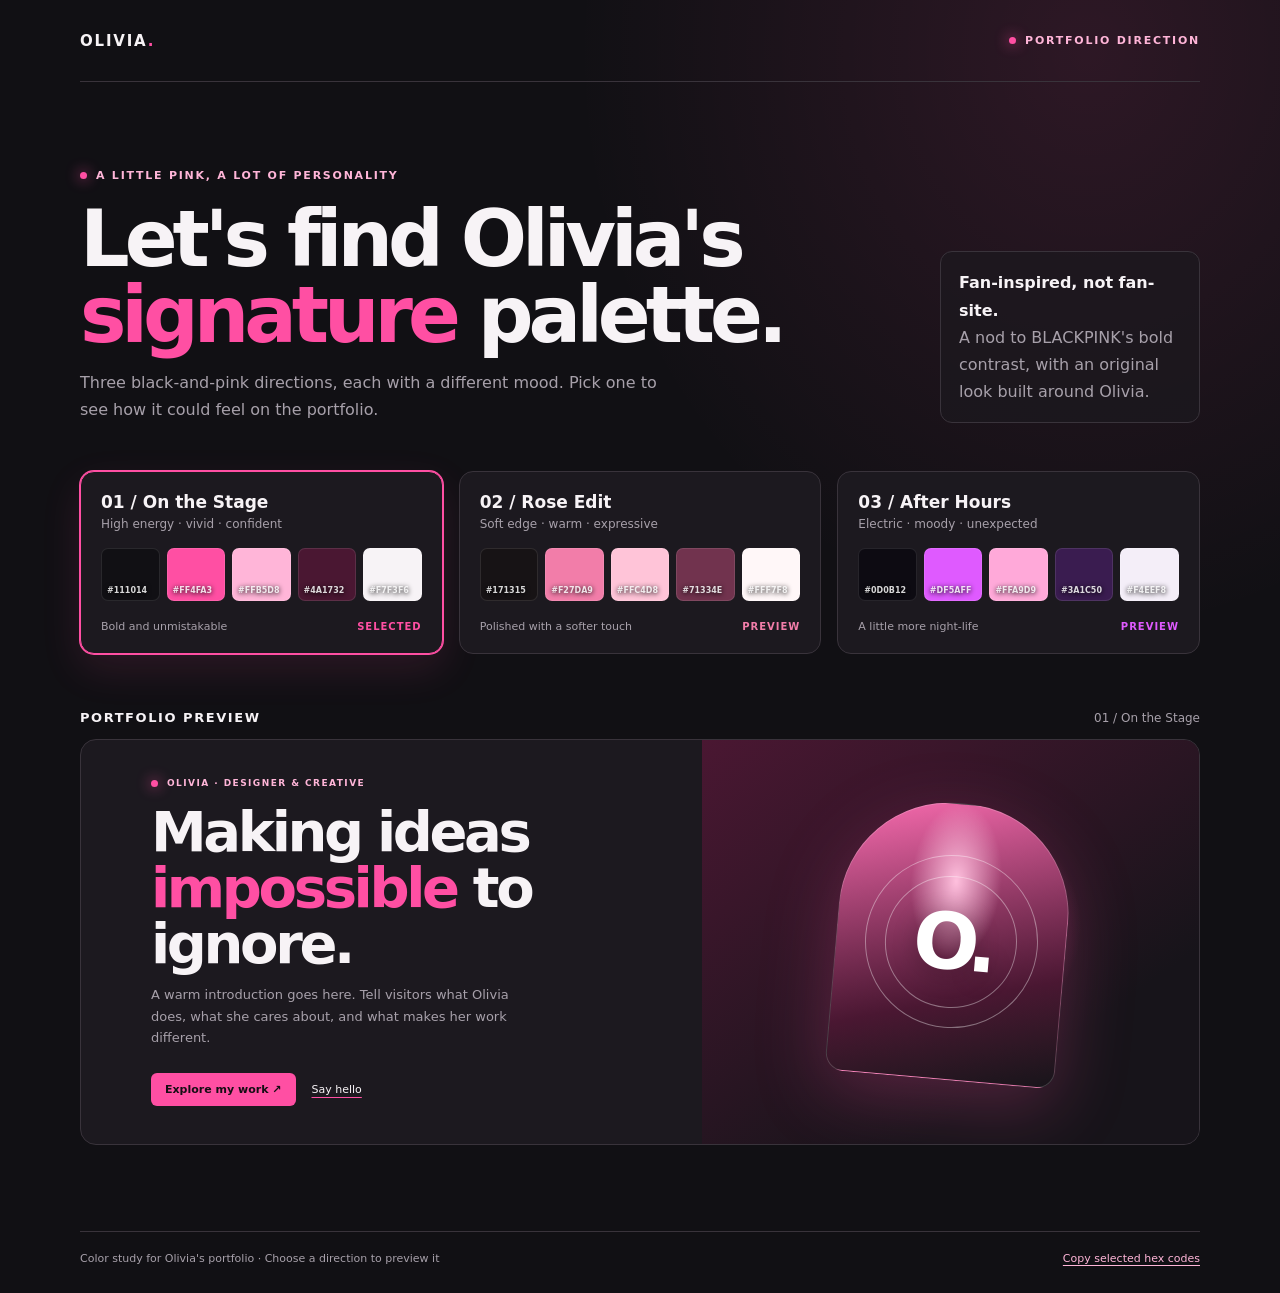
<file: color-directions.html>
<!doctype html>
<html lang="en">
  <head>
    <meta charset="utf-8" />
    <meta name="viewport" content="width=device-width, initial-scale=1" />
    <meta
      name="description"
      content="Explore black and pink color directions for Olivia's portfolio."
    />
    <title>Olivia — Portfolio color directions</title>
    <style>
      :root {
        color-scheme: dark;
        font-family: Inter, ui-sans-serif, system-ui, -apple-system, BlinkMacSystemFont, "Segoe UI", sans-serif;
        font-synthesis: none;
        text-rendering: optimizeLegibility;
        --page: #111014;
        --panel: #1c191f;
        --muted: #a7a0aa;
        --text: #f7f3f6;
        --line: #39333b;
        --accent: #ff4fa3;
        --accent-soft: #ffb5d8;
        --wash: #4a1732;
        --pill: #2b252d;
      }

      * { box-sizing: border-box; }

      body {
        margin: 0;
        min-width: 320px;
        background:
          radial-gradient(ellipse at 85% 4%, color-mix(in srgb, var(--accent) 12%, transparent), transparent 32rem),
          var(--page);
        color: var(--text);
        transition: background-color 240ms ease;
      }

      button { font: inherit; }

      .shell { width: min(1120px, calc(100% - 48px)); margin: 0 auto; }

      header {
        display: flex;
        align-items: center;
        justify-content: space-between;
        min-height: 82px;
        border-bottom: 1px solid var(--line);
      }

      .wordmark {
        color: var(--text);
        font-size: 15px;
        font-weight: 750;
        letter-spacing: .12em;
        text-decoration: none;
        text-transform: uppercase;
      }

      .wordmark span { color: var(--accent); }

      .eyebrow {
        display: inline-flex;
        align-items: center;
        gap: 9px;
        color: var(--accent-soft);
        font-size: 11px;
        font-weight: 750;
        letter-spacing: .16em;
        text-transform: uppercase;
      }

      .eyebrow::before {
        width: 7px;
        height: 7px;
        border-radius: 50%;
        background: var(--accent);
        content: "";
        box-shadow: 0 0 14px var(--accent);
      }

      .intro {
        display: grid;
        grid-template-columns: minmax(0, 1fr) 260px;
        align-items: end;
        gap: 32px;
        padding: 82px 0 48px;
      }

      h1 {
        max-width: 730px;
        margin: 18px 0 15px;
        font-size: clamp(42px, 7vw, 78px);
        line-height: .98;
        letter-spacing: -.065em;
      }

      h1 em { color: var(--accent); font-style: normal; }

      .intro p {
        max-width: 580px;
        margin: 0;
        color: var(--muted);
        font-size: 16px;
        line-height: 1.7;
      }

      .aside-note {
        margin: 0 0 5px;
        padding: 17px 18px;
        border: 1px solid var(--line);
        border-radius: 12px;
        background: color-mix(in srgb, var(--panel) 70%, transparent);
        color: var(--muted);
        font-size: 13px;
        line-height: 1.6;
      }

      .aside-note strong { color: var(--text); font-weight: 650; }

      .directions {
        display: grid;
        grid-template-columns: repeat(3, minmax(0, 1fr));
        gap: 16px;
        padding-bottom: 56px;
      }

      .direction {
        position: relative;
        overflow: hidden;
        padding: 20px;
        border: 1px solid var(--line);
        border-radius: 14px;
        background: var(--panel);
        color: inherit;
        text-align: left;
        cursor: pointer;
        transition: transform 180ms ease, border-color 180ms ease, box-shadow 180ms ease;
      }

      .direction:hover { transform: translateY(-3px); border-color: var(--choice-accent); }
      .direction[aria-pressed="true"] {
        border-color: var(--choice-accent);
        box-shadow: 0 0 0 1px var(--choice-accent), 0 15px 40px color-mix(in srgb, var(--choice-accent) 12%, transparent);
      }

      .direction:focus-visible, .copy-button:focus-visible {
        outline: 3px solid var(--accent-soft);
        outline-offset: 3px;
      }

      .palette-name { margin: 0 0 5px; font-size: 17px; font-weight: 700; }
      .palette-mood { margin: 0 0 17px; color: var(--muted); font-size: 12px; }

      .swatches { display: flex; gap: 7px; margin-bottom: 19px; }
      .swatch {
        display: grid;
        flex: 1;
        height: 53px;
        place-items: end start;
        padding: 5px;
        border: 1px solid rgb(255 255 255 / 10%);
        border-radius: 7px;
      }
      .swatch span {
        color: rgb(255 255 255 / 84%);
        font-size: 8px;
        font-weight: 650;
        text-shadow: 0 1px 5px #000;
      }

      .palette-meta {
        display: flex;
        justify-content: space-between;
        align-items: center;
        color: var(--muted);
        font-size: 11px;
      }

      .selected-label {
        color: var(--choice-accent);
        font-size: 10px;
        font-weight: 800;
        letter-spacing: .1em;
        text-transform: uppercase;
      }

      .preview-section { padding-bottom: 86px; }
      .preview-heading {
        display: flex;
        align-items: center;
        justify-content: space-between;
        gap: 16px;
        margin-bottom: 14px;
      }
      .preview-heading h2 { margin: 0; font-size: 13px; letter-spacing: .12em; text-transform: uppercase; }
      .preview-heading span { color: var(--muted); font-size: 12px; }

      .preview {
        display: grid;
        grid-template-columns: 1fr .8fr;
        min-height: 310px;
        overflow: hidden;
        border: 1px solid var(--line);
        border-radius: 16px;
        background: var(--panel);
      }

      .preview-copy { display: flex; flex-direction: column; justify-content: center; padding: 38px clamp(24px, 6vw, 70px); }
      .preview-copy .eyebrow { font-size: 9px; }
      .preview-copy h3 { max-width: 480px; margin: 16px 0 12px; font-size: clamp(34px, 5vw, 56px); letter-spacing: -.06em; line-height: 1; }
      .preview-copy h3 span { color: var(--accent); }
      .preview-copy p { max-width: 390px; margin: 0; color: var(--muted); font-size: 13px; line-height: 1.65; }
      .preview-actions { display: flex; align-items: center; gap: 16px; margin-top: 24px; }
      .preview-button { padding: 10px 14px; border: 0; border-radius: 6px; background: var(--accent); color: #160e14; font-size: 11px; font-weight: 800; }
      .preview-link { color: var(--text); font-size: 11px; text-decoration-color: var(--accent); text-underline-offset: 4px; }

      .art-panel {
        display: grid;
        min-height: 280px;
        place-items: center;
        overflow: hidden;
        background:
          radial-gradient(circle at 54% 46%, color-mix(in srgb, var(--accent) 58%, transparent), transparent 32%),
          linear-gradient(145deg, var(--wash), #17141a 74%);
      }

      .art-card {
        position: relative;
        display: grid;
        width: min(230px, 67%);
        aspect-ratio: .83;
        place-items: center;
        border: 1px solid rgb(255 255 255 / 18%);
        border-radius: 110px 110px 18px 18px;
        background:
          radial-gradient(ellipse at 50% 28%, color-mix(in srgb, var(--accent-soft) 85%, white), transparent 28%),
          linear-gradient(165deg, color-mix(in srgb, var(--accent) 82%, #fff), var(--wash) 68%, #17141a);
        box-shadow: 0 20px 70px color-mix(in srgb, var(--accent) 25%, transparent);
        transform: rotate(5deg);
      }

      .art-card::before, .art-card::after {
        position: absolute;
        border: 1px solid rgb(255 255 255 / 38%);
        border-radius: 50%;
        content: "";
      }
      .art-card::before { width: 75%; aspect-ratio: 1; }
      .art-card::after { width: 57%; aspect-ratio: 1; }
      .art-mark { z-index: 1; color: white; font-size: clamp(50px, 8vw, 78px); font-weight: 900; letter-spacing: -.12em; text-shadow: 0 5px 25px rgb(0 0 0 / 25%); }

      footer {
        display: flex;
        justify-content: space-between;
        gap: 20px;
        padding: 20px 0 28px;
        border-top: 1px solid var(--line);
        color: var(--muted);
        font-size: 11px;
      }
      .copy-button { padding: 0; border: 0; background: none; color: var(--accent-soft); cursor: pointer; font-size: inherit; text-decoration: underline; text-underline-offset: 3px; }

      @media (max-width: 760px) {
        .intro { grid-template-columns: 1fr; gap: 22px; padding-top: 62px; }
        .aside-note { max-width: 460px; }
        .directions { grid-template-columns: 1fr; }
        .direction { padding: 18px; }
        .swatch { height: 45px; }
        .preview { grid-template-columns: 1fr; }
        .art-panel { min-height: 260px; }
      }

      @media (prefers-reduced-motion: reduce) {
        *, *::before, *::after { scroll-behavior: auto !important; transition-duration: .01ms !important; }
      }
    </style>
  </head>
  <body>
    <div class="shell">
      <header>
        <a class="wordmark" href="#" aria-label="Olivia portfolio color directions">OLIVIA<span>.</span></a>
        <span class="eyebrow">Portfolio direction</span>
      </header>

      <main>
        <section class="intro" aria-labelledby="page-title">
          <div>
            <span class="eyebrow">A little pink, a lot of personality</span>
            <h1 id="page-title">Let's find Olivia's <em>signature</em> palette.</h1>
            <p>Three black-and-pink directions, each with a different mood. Pick one to see how it could feel on the portfolio.</p>
          </div>
          <p class="aside-note"><strong>Fan-inspired, not fan-site.</strong><br />A nod to BLACKPINK's bold contrast, with an original look built around Olivia.</p>
        </section>

        <section class="directions" aria-label="Choose a color palette">
          <button class="direction" type="button" aria-pressed="true" data-palette="neon" style="--choice-accent:#ff4fa3">
            <p class="palette-name">01 / On the Stage</p>
            <p class="palette-mood">High energy · vivid · confident</p>
            <div class="swatches" aria-label="Colors: ink, hot pink, rose, plum, white">
              <span class="swatch" style="background:#111014"><span>#111014</span></span>
              <span class="swatch" style="background:#ff4fa3"><span>#FF4FA3</span></span>
              <span class="swatch" style="background:#ffb5d8"><span>#FFB5D8</span></span>
              <span class="swatch" style="background:#4a1732"><span>#4A1732</span></span>
              <span class="swatch" style="background:#f7f3f6"><span>#F7F3F6</span></span>
            </div>
            <div class="palette-meta"><span>Bold and unmistakable</span><span class="selected-label">Selected</span></div>
          </button>

          <button class="direction" type="button" aria-pressed="false" data-palette="rose" style="--choice-accent:#f27da9">
            <p class="palette-name">02 / Rose Edit</p>
            <p class="palette-mood">Soft edge · warm · expressive</p>
            <div class="swatches" aria-label="Colors: charcoal, rose, blush, berry, cream">
              <span class="swatch" style="background:#171315"><span>#171315</span></span>
              <span class="swatch" style="background:#f27da9"><span>#F27DA9</span></span>
              <span class="swatch" style="background:#ffc4d8"><span>#FFC4D8</span></span>
              <span class="swatch" style="background:#71334e"><span>#71334E</span></span>
              <span class="swatch" style="background:#fff7f8"><span>#FFF7F8</span></span>
            </div>
            <div class="palette-meta"><span>Polished with a softer touch</span><span class="selected-label">Preview</span></div>
          </button>

          <button class="direction" type="button" aria-pressed="false" data-palette="after-hours" style="--choice-accent:#df5aff">
            <p class="palette-name">03 / After Hours</p>
            <p class="palette-mood">Electric · moody · unexpected</p>
            <div class="swatches" aria-label="Colors: midnight, electric pink, lilac, aubergine, silver">
              <span class="swatch" style="background:#0d0b12"><span>#0D0B12</span></span>
              <span class="swatch" style="background:#df5aff"><span>#DF5AFF</span></span>
              <span class="swatch" style="background:#ffa9d9"><span>#FFA9D9</span></span>
              <span class="swatch" style="background:#3a1c50"><span>#3A1C50</span></span>
              <span class="swatch" style="background:#f4eef8"><span>#F4EEF8</span></span>
            </div>
            <div class="palette-meta"><span>A little more night-life</span><span class="selected-label">Preview</span></div>
          </button>
        </section>

        <section class="preview-section" aria-labelledby="preview-title">
          <div class="preview-heading">
            <h2 id="preview-title">Portfolio preview</h2>
            <span id="active-name" aria-live="polite">01 / On the Stage</span>
          </div>
          <div class="preview">
            <div class="preview-copy">
              <span class="eyebrow">Olivia · Designer &amp; Creative</span>
              <h3>Making ideas <span>impossible</span> to ignore.</h3>
              <p>A warm introduction goes here. Tell visitors what Olivia does, what she cares about, and what makes her work different.</p>
              <div class="preview-actions">
                <span class="preview-button">Explore my work ↗</span>
                <a class="preview-link" href="mailto:hello@olivia.example">Say hello</a>
              </div>
            </div>
            <div class="art-panel" aria-label="Abstract pink and black portfolio artwork">
              <div class="art-card"><span class="art-mark">O.</span></div>
            </div>
          </div>
        </section>
      </main>

      <footer>
        <span>Color study for Olivia's portfolio · Choose a direction to preview it</span>
        <button class="copy-button" type="button" id="copy-colors">Copy selected hex codes</button>
      </footer>
    </div>

    <script>
      const palettes = {
        neon: {
          name: "01 / On the Stage",
          colors: ["#111014", "#FF4FA3", "#FFB5D8", "#4A1732", "#F7F3F6"],
          tokens: { page: "#111014", panel: "#1C191F", muted: "#A7A0AA", text: "#F7F3F6", line: "#39333B", accent: "#FF4FA3", accentSoft: "#FFB5D8", wash: "#4A1732" }
        },
        rose: {
          name: "02 / Rose Edit",
          colors: ["#171315", "#F27DA9", "#FFC4D8", "#71334E", "#FFF7F8"],
          tokens: { page: "#171315", panel: "#211A1E", muted: "#B5A5AB", text: "#FFF7F8", line: "#44343C", accent: "#F27DA9", accentSoft: "#FFC4D8", wash: "#71334E" }
        },
        "after-hours": {
          name: "03 / After Hours",
          colors: ["#0D0B12", "#DF5AFF", "#FFA9D9", "#3A1C50", "#F4EEF8"],
          tokens: { page: "#0D0B12", panel: "#19151E", muted: "#A99DAF", text: "#F4EEF8", line: "#393044", accent: "#DF5AFF", accentSoft: "#FFA9D9", wash: "#3A1C50" }
        }
      };

      const buttons = [...document.querySelectorAll(".direction")];
      const activeName = document.querySelector("#active-name");
      const copyButton = document.querySelector("#copy-colors");
      let selected = "neon";

      buttons.forEach((button) => {
        button.addEventListener("click", () => {
          selected = button.dataset.palette;
          const palette = palettes[selected];
          for (const [token, value] of Object.entries(palette.tokens)) {
            document.documentElement.style.setProperty(`--${token.replace(/[A-Z]/g, (letter) => `-${letter.toLowerCase()}`)}`, value);
          }
          buttons.forEach((item) => {
            const isSelected = item === button;
            item.setAttribute("aria-pressed", String(isSelected));
            item.querySelector(".selected-label").textContent = isSelected ? "Selected" : "Preview";
          });
          activeName.textContent = palette.name;
        });
      });

      copyButton.addEventListener("click", async () => {
        try {
          await navigator.clipboard.writeText(palettes[selected].colors.join("  "));
          copyButton.textContent = "Copied!";
          window.setTimeout(() => { copyButton.textContent = "Copy selected hex codes"; }, 1600);
        } catch (error) {
          copyButton.textContent = "Clipboard unavailable";
          window.setTimeout(() => { copyButton.textContent = "Copy selected hex codes"; }, 2200);
        }
      });
    </script>
  </body>
</html>
</file>
